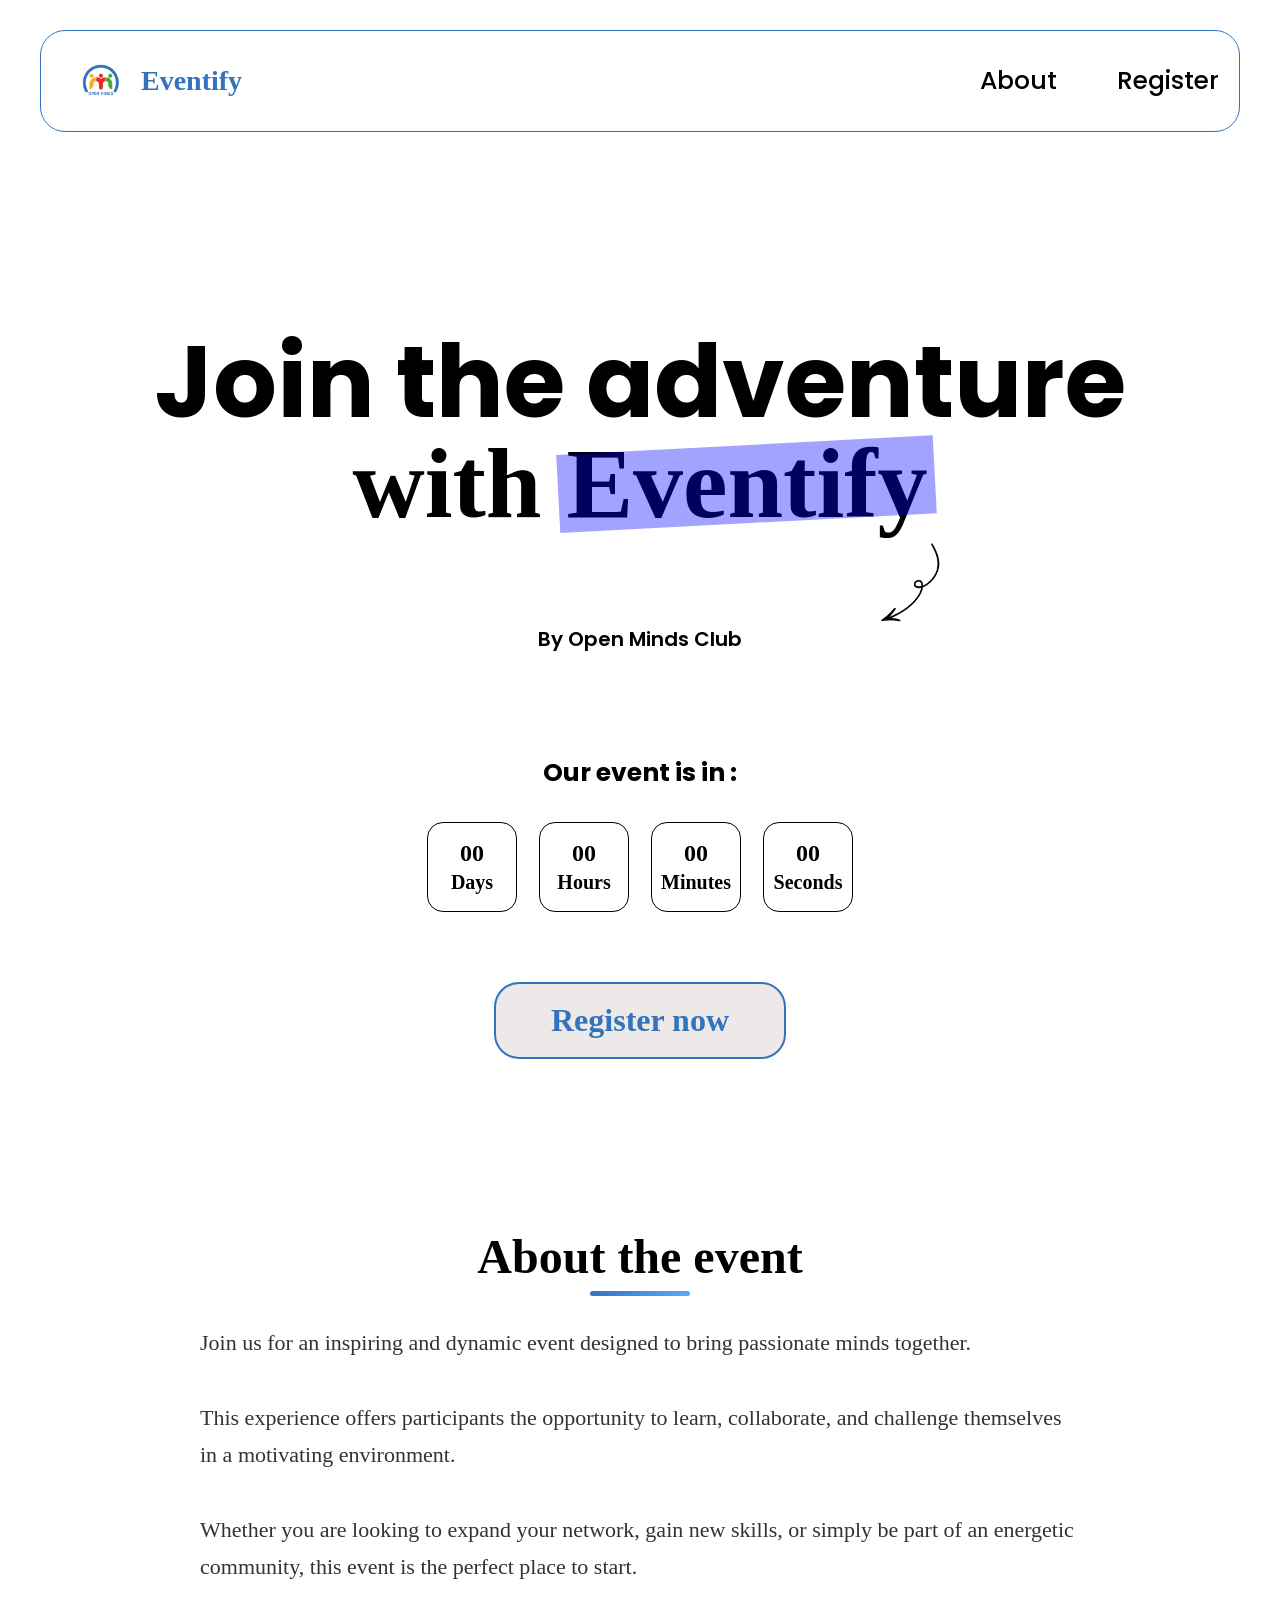
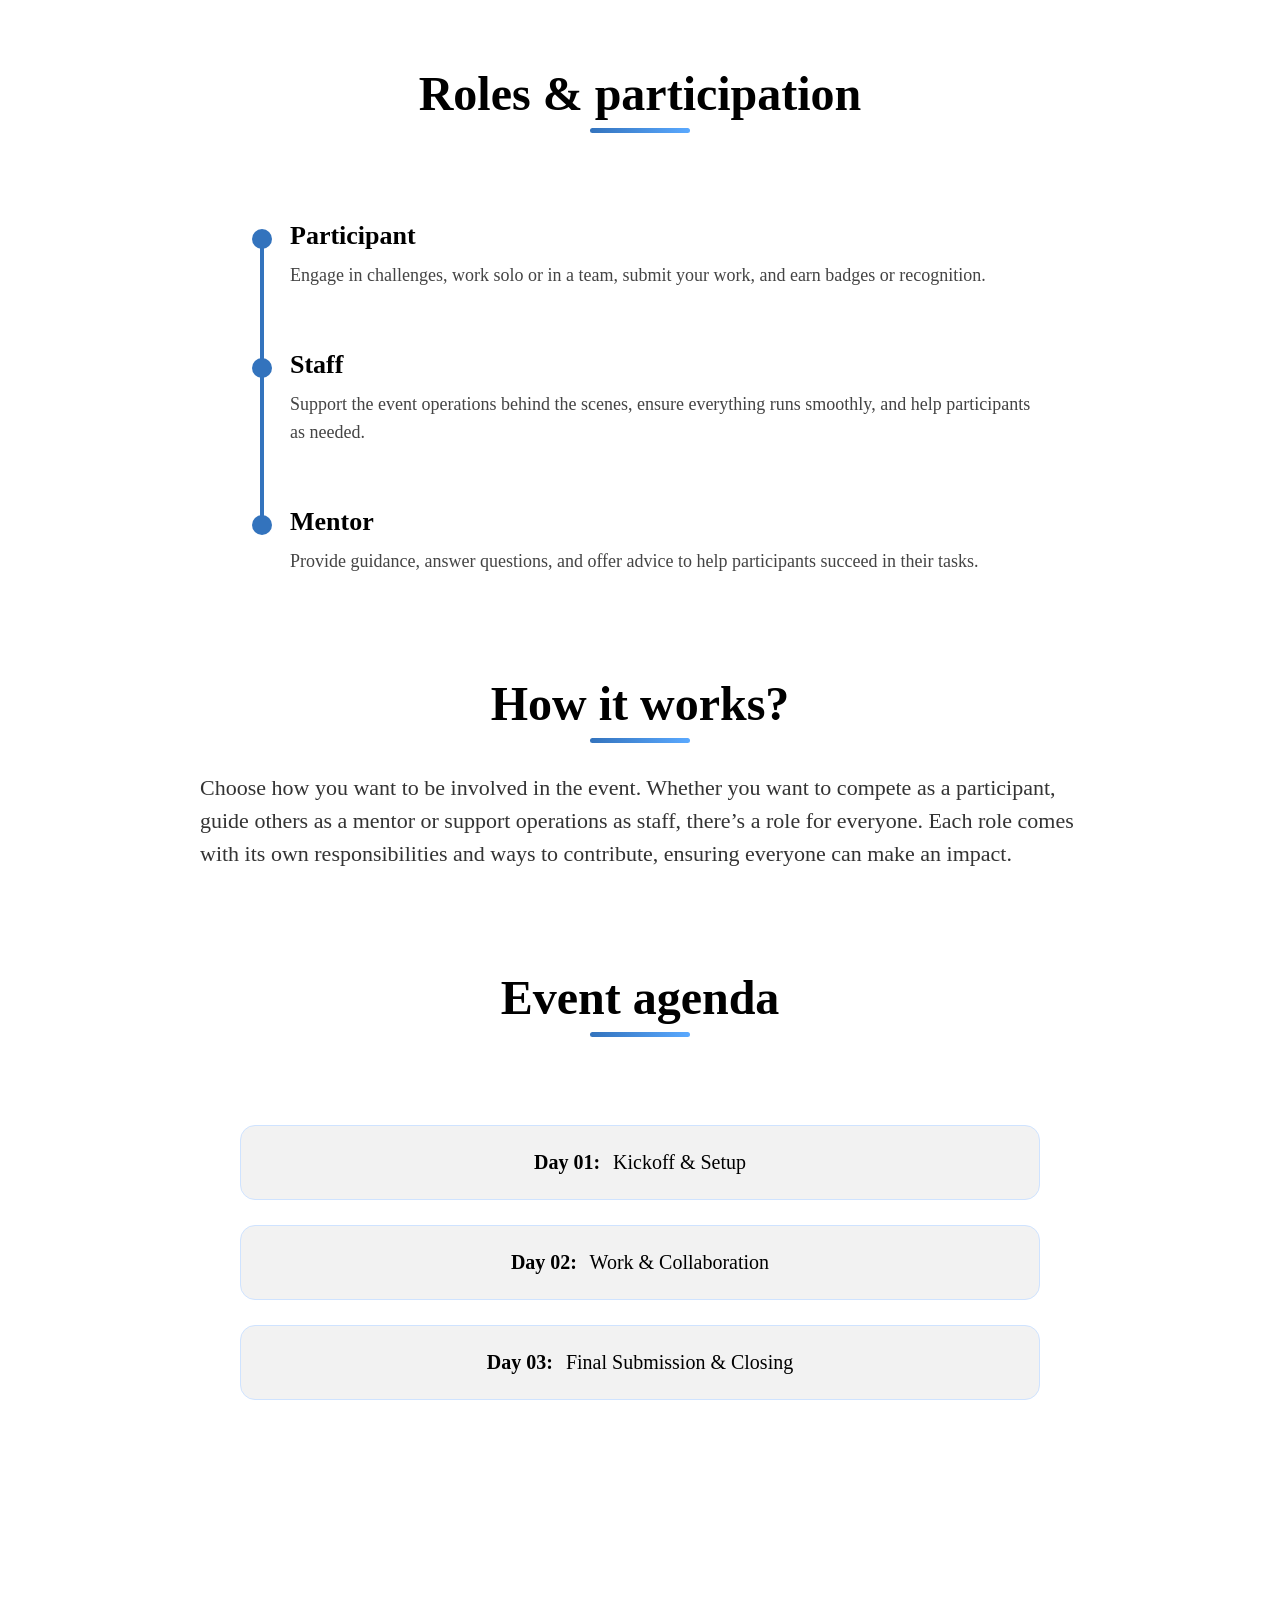
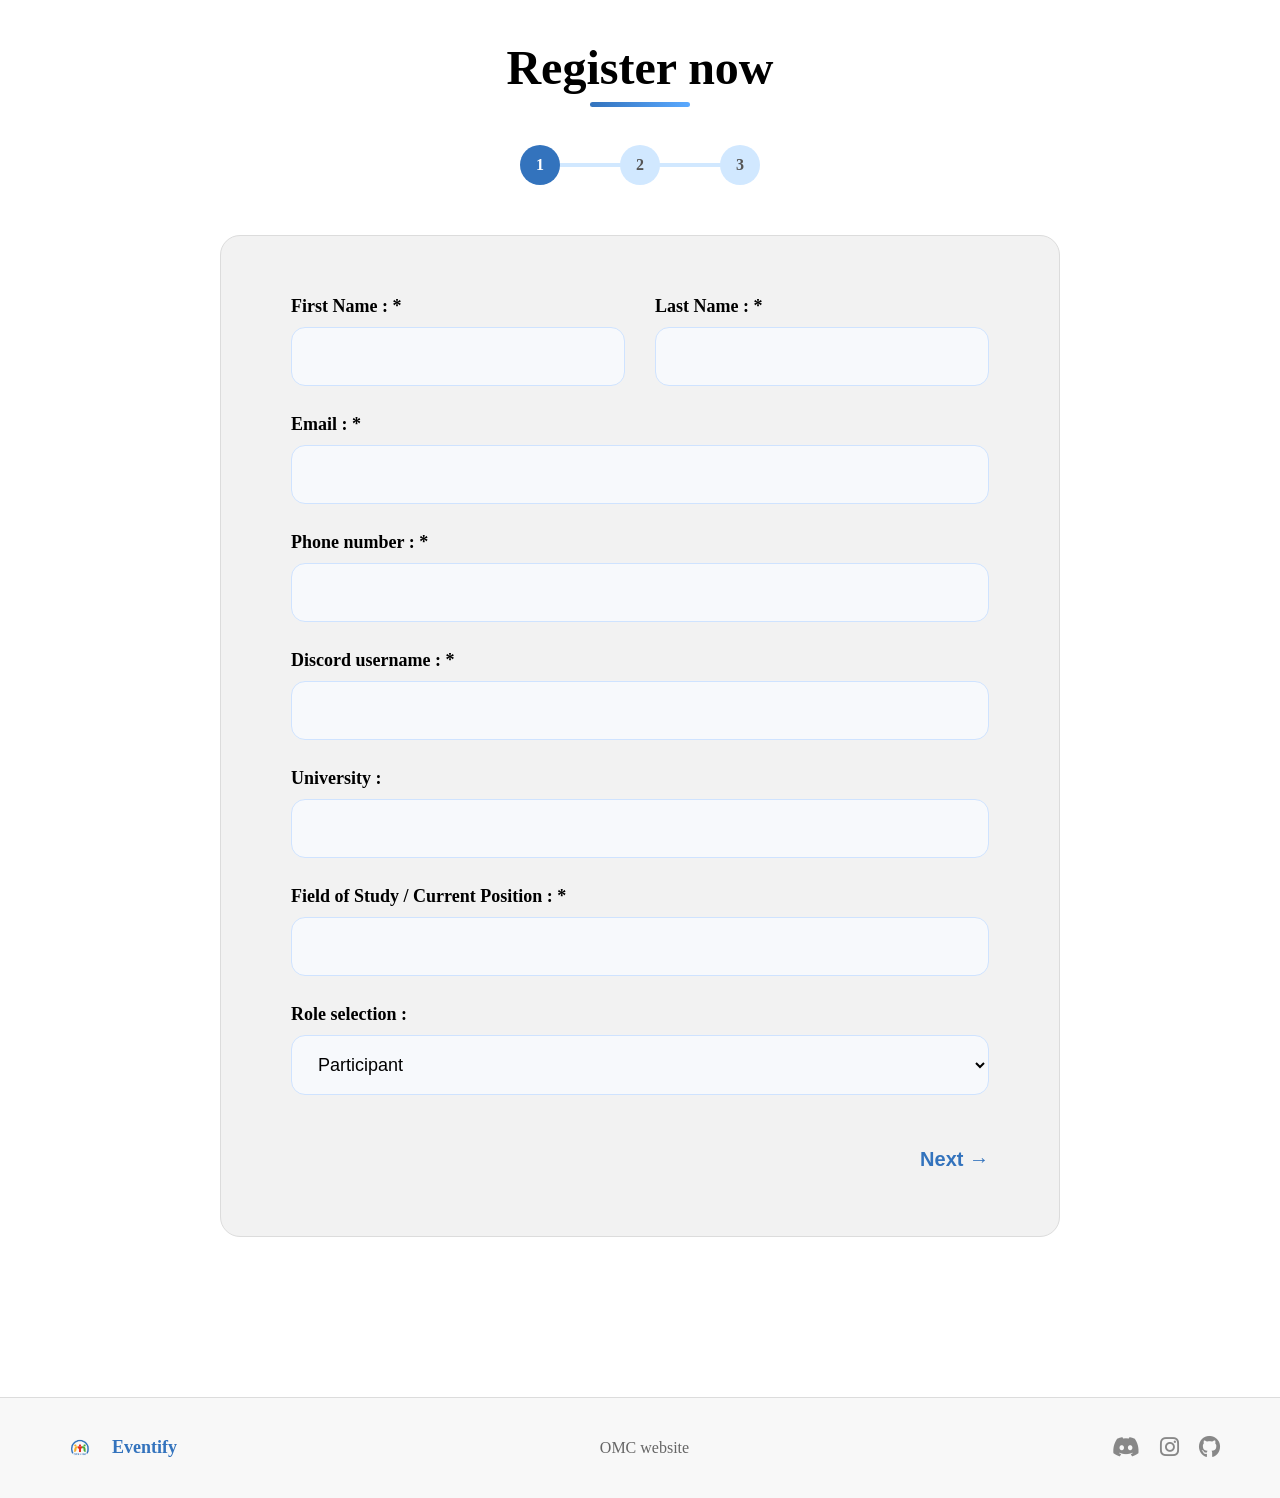
<file: frontend/index.html>
<!DOCTYPE html>
<html lang="en">
<head>
    <meta charset="UTF-8">
    <meta name="keywords" content="
    event management,
    omc,
    Idathon,
    hackathon,
    coding event,
    Open Minds Club,
    USTHB event,
    programming competition,
    student tech event,
    algeria hackathon,
    coding competition,
    developer event,
    Eventify platform">
    <meta name="description" content="
    Eventify is a platform created by Open Minds Club to manage tech events, hackathons and registrations. 
    Join the adventure and participate in coding challenges with students and developers.">
    <meta name="viewport" content="width=device-width, initial-scale=1.0">
    <link rel="preconnect" href="https://fonts.googleapis.com">
    <link rel="preconnect" href="https://fonts.gstatic.com" crossorigin>
    <link rel="preconnect" href="https://fonts.googleapis.com">
    <link rel="preconnect" href="https://fonts.gstatic.com" crossorigin>
    <link href="https://fonts.googleapis.com/css2?family=Poppins:ital,wght@0,100;0,200;0,300;0,400;0,500;0,600;0,700;0,800;0,900;1,100;1,200;1,300;1,400;1,500;1,600;1,700;1,800;1,900&family=Raleway:ital,wght@0,100..900;1,100..900&display=swap" rel="stylesheet">
    <link href="https://fonts.googleapis.com/css2?family=Poppins:ital,wght@0,100;0,200;0,300;0,400;0,500;0,600;0,700;0,800;0,900;1,100;1,200;1,300;1,400;1,500;1,600;1,700;1,800;1,900&display=swap" rel="stylesheet">
    <link rel="stylesheet" href="./css/style.css">
    <link rel="stylesheet" href="https://cdnjs.cloudflare.com/ajax/libs/font-awesome/6.5.0/css/all.min.css">
    <link rel="icon" type="image/png" href="./images/OMC.png">
    <title>EVENTIFY</title>
</head>
<body>
    <header>
        <div class="logo">
            <img src="./images/OMC.png" alt="omc logo">
            <h1>Eventify</h1>
        </div>
        <ul class="links">
            <li><a href="#about">About</a></li>
            <li><a href="#register-section">Register</a></li>
        </ul>
    </header>


    <section class="main">
        <div class="text">
            <h1 class="text-t"><span class="text-s">Join the adventure</span><br>
            with <span class="eventify"> Eventify</span></h1>
        </div>
        <div class="parg">
            <img src="./images/Sahm.png" alt="sahm" class="sahm">
            <p>By Open Minds Club</p>
        </div>
        <div class="time">
            <p class="time-text">Our event is in :</p>
            <div class="countdown">
                <div class="box">
                    <h3 id="days">0</h3>
                    <p>Days</p>
                </div>
                <div class="box">
                    <h3 id="hours">0</h3>
                    <p>Hours</p>
                </div>
                <div class="box">
                    <h3 id="minutes">0</h3>
                    <p>Minutes</p>
                </div>
                <div class="box">
                    <h3 id="seconds">0</h3>
                    <p>Seconds</p>
                </div>
            </div>
        </div>
        <div class="btn">
            <a href="#register-section">Register now</a>
        </div>
    </section>
<!--suite-->

    <section class="about" id="about">
        <div class="container">
            <h2>About the event</h2>
            <p class="about-text">
                Join us for an inspiring and dynamic event designed to bring passionate minds together.<br><br>
                This experience offers participants the opportunity to learn, collaborate, and challenge themselves in a motivating environment.<br><br>
                Whether you are looking to expand your network, gain new skills, or simply be part of an energetic community, this event is the perfect place to start.
            </p>
        <h2 class="roles-title">Roles & participation</h2>

        <div class="roles-timeline">

            <div class="timeline-item">
                <div class="timeline-dot"></div>
                <div class="timeline-content">
                    <h3>Participant</h3>
                    <p>Engage in challenges, work solo or in a team, submit your work, and earn badges or recognition.</p>
                </div>
            </div>

            <div class="timeline-item">
                <div class="timeline-dot"></div>
                <div class="timeline-content">
                    <h3>Staff</h3>
                    <p>Support the event operations behind the scenes, ensure everything runs smoothly, and help participants as needed.</p>
                </div>
            </div>

            <div class="timeline-item">
                <div class="timeline-dot"></div>
                <div class="timeline-content">
                    <h3>Mentor</h3>
                    <p>Provide guidance, answer questions, and offer advice to help participants succeed in their tasks.</p>
                </div>
            </div>

        </div>

            <h2>How it works?</h2>
            <p class="how-text">
                Choose how you want to be involved in the event. Whether you want to compete as a participant,
                 guide others as a mentor or support operations as staff, there’s a role for everyone. 
                 Each role comes with its own responsibilities and ways to contribute, ensuring everyone can make an impact.
            </p>

            <h2>Event agenda</h2>

            <div class="agenda-wrapper">

                <div class="agenda-item">
                    <strong>Day 01:</strong> Kickoff & Setup
                </div>

                <div class="agenda-item">
                    <strong>Day 02:</strong> Work & Collaboration
                </div>

                <div class="agenda-item">
                    <strong>Day 03:</strong> Final Submission & Closing
                </div>

            </div>
        </div>
    </section>

    <section class="register" id="register-section">
        <div class="container">
            <h2>Register now</h2>

            <div class="progress">
                <div class="step active">1</div>
                <div class="step">2</div>
                <div class="step">3</div>
            </div>



            <!-- FORM 1 : Info personnelle -->
            <form class="register-form" id="form1">
                <div class="form-row">
                    <div class="form-group">
                        <label>First Name : *</label>
                        <input type="text" id="firstName" name="firstName" required maxlength="15">
                    </div>
                    <div class="form-group">
                        <label>Last Name : *</label>
                        <input type="text" id="lastName" name="lastName" required maxlength="15">
                    </div>
                </div>
                <div class="form-group">
                    <label>Email : *</label>
                    <input type="email" id="emailInput" name="email" required maxlength="200" autocomplete="email">
                </div>
                <div class="form-group">
                    <label>Phone number : *</label>
                    <input type="tel" id="phone" name="phone" required minlength="10" maxlength="12" pattern="[0-9+\-() ]{7,32}">
                </div>
                <div class="form-group">
                    <label>Discord username : *</label>
                    <input type="text" id="discordUsername" name="discordUsername" required maxlength="50">
                </div>
                <div class="form-group">
                    <label>University :</label>
                    <input type="text" id="university" name="university" maxlength="100">
                </div>
                <div class="form-group">
                    <label>Field of Study / Current Position : *</label>
                    <input type="text" id="fieldOfStudy" name="fieldOfStudy" maxlength="100" required>
                </div>
                <div class="form-group">
                    <label>Role selection :</label>
                    <select required id="roleSelect" name="role">
                        <option value="participant">Participant</option>
                    </select>
                </div>
                <div style="display: flex; justify-content: flex-end; margin-top: 20px;">
                    <button type="button" class="btn-register" id="next1">Next →</button>
                </div>
            </form>

            <!-- FORM 2 : Participant -->
            <form class="register-form" id="form2" style="display: none; margin-top: 40px;">
                <div class="form-group">
                    <label>Do you already have a team? *:</label>
                      <label class="radio-option">
                            <input type="radio" name="team" value="yes" required>
                            <span>Yes</span>
                        </label>
                        <label class="radio-option">
                            <input type="radio" name="team" value="no">
                            <span>No</span>
                        </label>
                </div>
                <div class="form-group">
                    <label>if yes, add your team name :</label>
                    <input type="text" id="teamName" name="teamName" maxlength="80">
                </div>
                <div class="form-group">
                    <label>Programming languages or tools you use :</label>
                    <input type="text" id="tools" name="tools" required maxlength="200">
                </div>
                <div class="form-group">
                    <label>Why do you want to participate? :</label>
                    <input type="text" id="motivation" name="motivation" required maxlength="300">
                </div>
                <div class="form-group">
                    <label>What do you expect from this event? :</label>
                    <input type="text" id="expectations" name="expectations" maxlength="300">
                </div>
                <div class="form-group">
                    <label>Your main skills :</label>
                    <input type="text" id="mainSkills" name="mainSkills" maxlength="200">
                </div>
                <div class="form-group">
                    <label>Skill Level :</label>
                    <select required id="skillLevelSelect" name="skillLevel">
                        <option value="">Select your skill level</option>
                        <option value="beginner">Beginner</option>
                        <option value="intermediate">Intermediate</option>
                        <option value="advanced">Advanced</option>
                    </select>
                </div>
                <div style="display: flex; justify-content: space-between; margin-top: 20px;">
                    <button type="button" class="btn-register" id="back2">← Back</button>
                    <button type="button" class="btn-register" id="next2">Next →</button>
                </div>
            </form>

            <!-- FORM 3 : Mentor -->
            <form class="register-form" id="form3" style="display: none; margin-top: 40px;">
                <div class="form-group">
                    <label>Years of Experience :</label>
                    <input type="text" id="yearsExperience" name="yearsExperience" required maxlength="40" autocomplete="off">
                </div>
                <div class="form-group">
                    <label>Portfolio :</label>
                    <input type="url" id="portfolio" name="portfolio" maxlength="200" placeholder="https://..." autocomplete="url">
                </div>
                <div class="form-group">
                    <label>Area of Expertise :</label>
                    <input type="text" id="expertiseArea" name="expertiseArea" maxlength="120" autocomplete="off">
                </div>
                <div class="form-group">
                    <label>Technologies / Tools mastered :</label>
                    <input type="text" id="masteredTools" name="masteredTools" maxlength="200" autocomplete="off">
                </div>
                <div class="form-group">
                    <label>Have you mentored before?</label>
                    <div class="radio-group">
                        <label class="radio-option">
                            <input type="radio" name="mentored" value="yes" required>
                            <span>Yes</span>
                        </label>
                        <label class="radio-option">
                            <input type="radio" name="mentored" value="no">
                            <span>No</span>
                        </label>
                    </div>
                </div>
                <div class="form-group">
                <label>Availability during the event :</label>
                <div id="shiftsMentor">
                    <div class="shift-row">
                        <select class="shift-day">
                            <option value="">Day</option>
                            <option value="day1">Day 1</option>
                            <option value="day2">Day 2</option>
                            <option value="day3">Day 3</option>
                        </select>
                        <select class="shift-time">
                            <option value="">Shift</option>
                            <option value="morning">Morning</option>
                            <option value="afternoon">Afternoon</option>
                            <option value="evening">Evening</option>
                            <option value="full">Full day</option>
                        </select>
                    </div>
                </div>
                <button type="button" class="add-shift-btn" onclick="addShift('shiftsMentor')">+ add shift</button>
                <input type="hidden" id="availabilityMentor" name="availability">
                </div>
                <div style="display: flex; justify-content: space-between; margin-top: 20px;">
                    <button type="button" class="btn-register" id="back3">← Back</button>
                    <button type="button" class="btn-register" id="next3">Next →</button>
                </div>
            </form>

            <!-- FORM 4 : Staff -->
            <form class="register-form" id="form4" style="display: none; margin-top: 40px;">
                <div class="form-group">
                    <label>Preferred Role :</label>
                    <input type="text" id="preferredRole" name="preferredRole" required maxlength="120" autocomplete="off">
                </div>
                <div class="form-group">
                    <label>Have you helped organize events before? (yes/no) :</label>
                    <select id="organizedBefore" name="organizedBefore" required>
                        <option value="">Select an option</option>
                        <option value="yes">Yes</option>
                        <option value="no">No</option>
                    </select>
                </div>
                <div class="form-group">
                    <label>Availability during the event :</label>
                    <div id="shiftsStaff">
                        <div class="shift-row">
                            <select class="shift-day">
                                <option value="">Day</option>
                                <option value="day1">Day 1</option>
                                <option value="day2">Day 2</option>
                                <option value="day3">Day 3</option>
                            </select>
                            <select class="shift-time">
                                <option value="">Shift</option>
                                <option value="morning">Morning</option>
                                <option value="afternoon">Afternoon</option>
                                <option value="evening">Evening</option>
                                <option value="full">Full day</option>
                            </select>
                        </div>
                    </div>
                    <button type="button" class="add-shift-btn" onclick="addShift('shiftsStaff')">+ add shift</button>
                    <input type="hidden" id="availabilityStaff" name="availability">
                </div>
                <div style="display: flex; justify-content: space-between; margin-top: 20px;">
                    <button type="button" class="btn-register" id="back4">← Back</button>
                    <button type="button" class="btn-register" id="next4">Next →</button>
                </div>
            </form>

            <!-- FORM FINAL : Confirmation -->
            <div class="register-form" id="final" style="display: none; margin-top: 40px; text-align: center;">
                <h4>Registration complete!</h4>
                <p>Thanks for joining Eventify. Keep an eye on your inbox for updates.</p>
                <div style="display: flex; justify-content: space-between; margin-top: 40px;">
                    <button type="button" class="btn-register" id="backFinal">← Back</button>
                    <button type="button" class="btn-register" id="submitFinal">Submit ✓</button>
                </div>
            </div>

        </div>
    </section>

    <footer class="footer">
        <div class="footer-container">

        <div class="footer-left">
            <img src="./images/OMC.png" alt="logo">
            <span>Eventify</span>
        </div>

        <div class="footer-center">
            <a href="https://www.openmindsclub.net/">OMC website</a>
        </div>

        <div class="footer-right">
            <a href="https://discord.com/invite/auupT4xpmP"><i class="fab fa-discord"></i></a>
            <a href="https://www.instagram.com/openmindsclub?utm_source=ig_web_button_share_sheet&igsh=ZDNlZDc0MzIxNw=="><i class="fab fa-instagram"></i></a>
            <a href="https://github.com/openmindsclub"><i class="fab fa-github"></i></a>
        </div>
        </div>
    </footer>
    <script src="./js/script.js"></script></body>
</html>
</file>
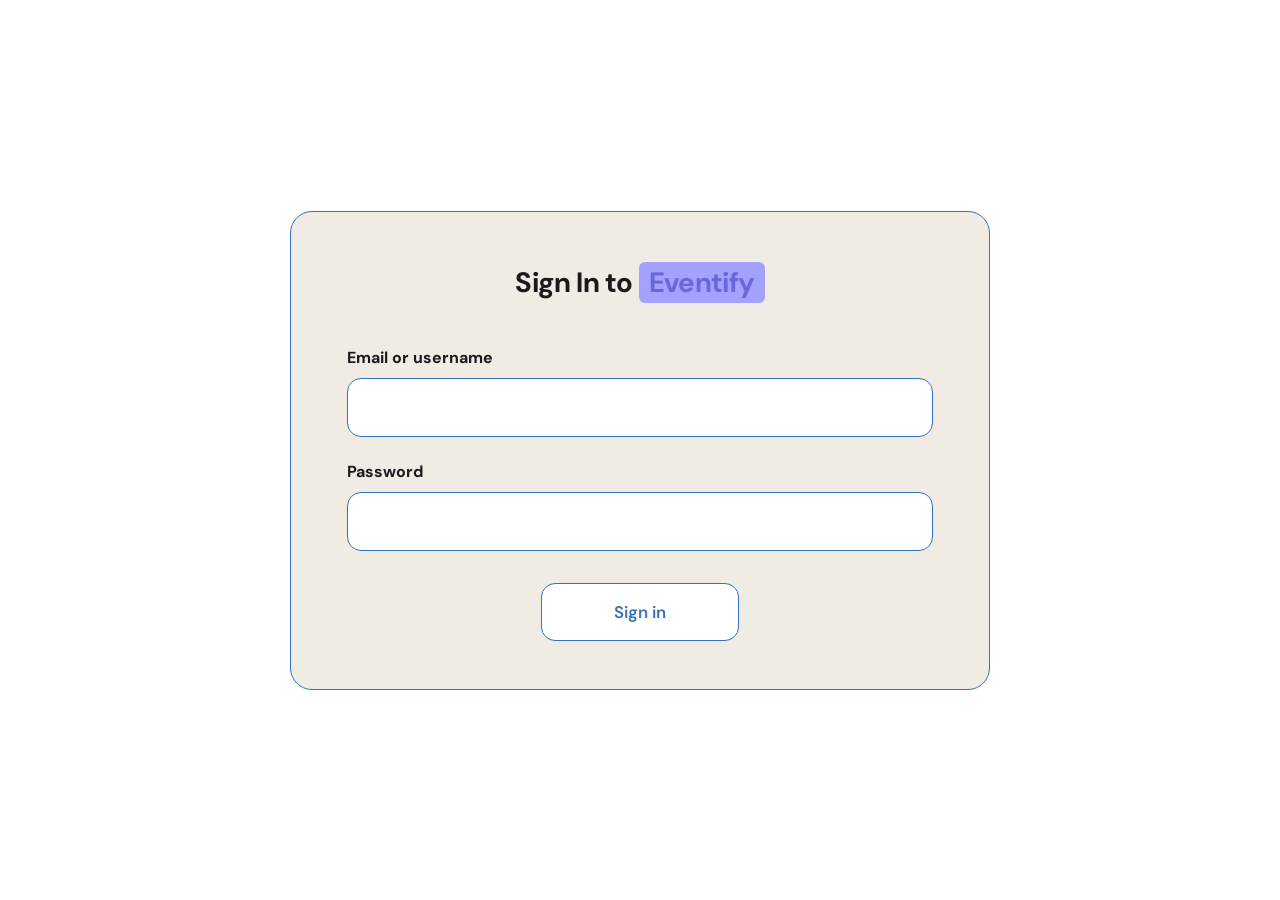
<file: frontend/admin.html>
<!DOCTYPE html>
<html lang="en">
<head>
  <meta charset="UTF-8">
  <meta name="viewport" content="width=device-width, initial-scale=1.0">
  <title>Sign In - Eventify</title>
  <link href="https://fonts.googleapis.com/css2?family=DM+Sans:wght@400;600;700&display=swap" rel="stylesheet">
  <link rel="stylesheet" href="admin.css">
</head>
<body>
  <div class="card">
    <h1 class="card-title">Sign In to <span class="highlight">Eventify</span></h1>

    <form onsubmit="return false;">
      <div class="field">
        <label for="email">Email or username</label>
        <input type="text" id="email" name="email">
      </div>

      <div class="field">
        <label for="password">Password</label>
        <input type="password" id="password" name="password">
      </div>

      <div class="btn-wrap">
        <button type="submit" class="btn-submit">Sign in</button>
      </div>
    </form>
  </div>
</body>
</html>
</file>
<file: frontend/css/style.css>
*{
    margin: 0;
    padding: 0;
    box-sizing: border-box;
}


header{
    display: flex;
    justify-content: space-between;
    align-items: center;
    padding: 10px 20px;
    margin: 30px 40px;
    border-radius: 25px;
    border: 1px solid #3373bd;
}

header .logo{
    display: flex;
    align-items: center;
}

header .logo img{
    width: 80px;
    height: 80px;
    object-fit: cover;
}

header .logo h1{
    font-size: 28px;
    color: #3373bd;
}

.links{
    list-style: none;
    display: flex;
    gap: 60px;
}

.links li a{
    text-decoration: none;
    color: #000000;
    font-family: poppins;
    font-size: 25px;
    font-weight: 500;
    position: relative;
    font-family: "Poppins", sans-serif;
    transition: 0.3s;
}

.links li a::after{
    content: "";
    position: absolute;
    left: 0;
    bottom: -5px;
    width: 0%;
    height: 3px;
    background: #3373bd;
    transition: 0.3s;
}

.links li a:hover{
    color: #3373bd;
}

.links li a:hover::after{
    width: 100%;
}

.main{
    position: relative;
    text-align: center;
    margin-top: 200px;
}

.text{
    margin-bottom: 90px;
}


.text-s{
    font-family: "Poppins", sans-serif;
}

.text-t{
    margin: 0;
    line-height: 1;

}

.text h1{
    font-size: 100px;
    color: #000000;
}

.eventify{
    position: relative;
    z-index: -1;
}

.eventify::before{
    content: "";
    position: absolute;
    left: -8px;
    right: -8px;
    top: 50%;
    height: 70%;
    background: rgba(0, 0, 255, 0.365);
    transform: translateY(-50%) rotate(-3deg);
    z-index: 1;
}

.parg{
    font-size: 20px;
    font-weight: 600;
    color: #000000;
    font-family: "Poppins";
    margin-bottom: 70px;
}

.parg p{
    margin-bottom: 100px;
}

.sahm{
    width: 150px;
    position: absolute;
    top: 185px;   
    left: 840px;  
}

.time-text{
    font-size: 25px;
    font-weight: 700;
    color: #000000;
    font-family: "Poppins", sans-serif;
    margin-bottom: 10px;
}

.countdown {
    display: flex;
    justify-content: center;
    gap: 22px;
    margin-top: 30px;
}

.box {
    width: 90px;
    height: 90px;
    border: 1.5px solid #000000;
    border-radius: 16px;
    display: flex;
    flex-direction: column;
    justify-content: center;
    align-items: center;
    margin-bottom: 20px;
}

.box h3 {
    margin: 0;
    font-size: 24px;
    font-weight: 700;
}

.box p {
    margin: 4px 0 0;
    font-size: 20px;
    font-weight: 900;
}

.btn{
    text-align:center;
    margin-top: 50px;
    margin-bottom: 50px;
}

.btn a{
    display:inline-block;
    padding: 18px 55px;
    border: 2px solid #3373bd;
    border-radius:25px;
    text-decoration:none;
    font-size: 32px;
    font-weight: 600;
    color:#3373bd;
    background-color: #d5caca69;
}

.btn a:hover {
    background-color: #3373bd;
    color: white;
    transform: translateY(-3px);
    box-shadow: 0 8px 20px rgba(51, 115, 189, 0.3);
    transition: all 0.3s ease;
}

.btn a:active {
    transform: translateY(0);
    box-shadow: 0 4px 10px rgba(51, 115, 189, 0.2);
}

/*suite*/

.container {
    max-width: 1100px;
    margin: 0 auto;
    padding: 0 30px;
}

.about {
    padding: 120px 0 80px;
    text-align: center;
}


h2 {
    font-size: 48px;
    margin-bottom: 40px;
    color: #000;
    font-weight: 700;
    position: relative;
    display: inline-block;
}

h2::after {
    content: "";
    position: absolute;
    bottom: -12px;
    left: 50%;
    transform: translateX(-50%);
    width: 100px;
    height: 5px;
    background: linear-gradient(90deg, #3373bd, #5aa9ff);
    border-radius: 10px;
}

.about-text {
    text-align: left;
    direction: ltr;
    font-size: 22px;
    line-height: 1.7;
    color: #333;
    max-width: 880px;
    margin: 0 auto 80px;
}


.roles-timeline {
    position: relative;
    max-width: 800px;
    margin: 60px auto 100px;
    padding-left: 50px;
}

.roles-timeline::before {
    content: "";
    position: absolute;
    left: 20px;
    top: 20px;
    bottom: 45px;
    width: 4px;
    background: #3373bd;
    border-radius: 2px;
}

.timeline-item {
    position: relative;
    margin-bottom: 60px;
}

.timeline-dot {
    position: absolute;
    left: -38px;
    top: 8px;
    width: 20px;
    height: 20px;
    background: #3373bd;
    border-radius: 50%;
}

.timeline-content h3 {
    text-align: left;
    font-size: 26px;
    margin-bottom: 10px;
}

.timeline-content p {
    text-align: left;
    font-size: 18px;
    line-height: 1.6;
    color: #444;
}

.how-text {
    text-align: left;
    direction: ltr;
    font-size: 22px;
    line-height: 1.5;
    max-width: 880px;
    margin: 0 auto 100px;
    color: #333;
}

.agenda-wrapper {
    max-width: 800px;
    margin: 60px auto 100px;
    display: flex;
    flex-direction: column;
    gap: 25px;
}

.agenda-item {
    background: #f2f2f2;
    padding: 25px 30px;
    border-radius: 15px;
    border: 1.5px solid #cfe3ff;
    font-size: 20px;
    font-weight: 500;
    transition: 0.3s;
}

.agenda-item strong {
    color: #000;
    margin-right: 8px;
}

.agenda-item:hover {
    border-color: #3373bd;
    transform: translateX(8px);
}




.register {
    text-align: center;
    padding: 60px 0;
}

.register .container {
    max-width: 900px;
}

.register h2 {
    margin-bottom: 50px;
}


.register-form {
    background: #f2f2f2;
    padding: 60px 70px;
    border-radius: 20px;
    border: 1px solid #dcdcdc;
}

.progress {
    display: flex;
    justify-content: center;
    align-items: center;
    margin-bottom: 50px;
    position: relative;
    gap: 60px;
}

.progress::before {
    content: "";
    position: absolute;
    top: 50%;
    left: 40%;
    right: 40%;
    height: 4px;
    background: #d1e8ff;
    transform: translateY(-50%);
    z-index: 0;
}

.step {
    width: 40px;
    height: 40px;
    background: #d1e8ff;
    border-radius: 50%;
    display: flex;
    align-items: center;
    justify-content: center;
    font-weight: 700;
    color: #555;
    z-index: 1;
}

.step.active {
    background: #3373bd;
    color: white;
}
.form-row {
    display: grid;
    grid-template-columns: 1fr 1fr;
    gap: 30px;
}

.form-group {
    margin-bottom: 28px;
    text-align: left;
}

label {
    display: block;
    margin-bottom: 10px;
    font-size: 18px;
    font-weight: 600;
    color: #000;
}

input, select {
    width: 100%;
    padding: 18px 22px;
    border: 1.5px solid #cfe3ff;
    border-radius: 14px;
    font-size: 18px;
    background: #f7f9fc;
    transition: 0.25s;
}

input:focus, select:focus {
    outline: none;
    border-color: #3373bd;
    background: white;
}

.btn-register {
    position: relative;
    padding: 5px 0;
    background: none;
    border: none;
    color: #3373bd;
    font-size: 20px;
    font-weight: 600;
    cursor: pointer;
    
    margin-top: 20px;
}

.btn-register::after {
    content: "";
    position: absolute;
    left: 0;
    bottom: -4px;
    width: 0;
    height: 3px;
    background: #3373bd;
    border-radius: 5px;
    transition: width 0.3s ease;
}

.btn-register:hover {
    color: #1f4f88;
}

.btn-register:hover::after {
    width: 100%;
}

.radio-group {
    display: flex;
    flex-direction: column;
    gap: 12px;
    margin-top: 10px;
}

.radio-option {
    display: flex;
    align-items: center;
    gap: 10px;
    font-size: 18px;
    cursor: pointer;
}

.radio-option input {
    appearance: none;          
    width: 5px;
    height: 5px;
    border: 2px solid #3373bd;
    border-radius: 15px;   
    cursor: pointer;
    position: relative;
    transform: scale(0.5); 
}

.radio-option input:checked {
    background-color: #3373bd;
}

.shift-row {
    display: flex;
    gap: 12px;
    margin-bottom: 10px;
}

.shift-row select {
    flex: 1;
    padding: 14px 18px;
    border: 1.5px solid #cfe3ff;
    border-radius: 14px;
    font-size: 16px;
    background: #f7f9fc;
    cursor: pointer;
}

.add-shift-btn {
    background: none;
    border: none;
    color: #3373bd;
    font-size: 15px;
    font-weight: 600;
    cursor: pointer;
    padding: 4px 0;
    margin-top: 4px;
}

.add-shift-btn:hover {
    text-decoration: underline;
}

#final {
    display: none;
    margin-top: 40px;
    text-align: center;
}

#final h4 {
    font-size: 28px;
    margin-bottom: 15px;
    color: #3373bd;
}

#final p {
    font-size: 18px;
    color: #555;
    margin-bottom: 40px;
}

#final .btn-container {
    display: flex;
    justify-content: space-between;
    margin-top: 20px;
}



footer {
    color: rgb(42, 42, 42);
    text-align: center;
    padding: 60px 0 30px;
}

.social {
    margin-bottom: 30px;
}

.social a {
    color: white;
    font-size: 36px;
    margin: 0 20px;
    transition: color 0.3s;
}

.social a:hover {
    color: #3373bd;
}

.footer {
    margin-top: 100px;
    padding: 30px 60px;
    border-top: 1px solid #dcdcdc;
    background: #f8f8f8;
}

.footer-container {
    display: flex;
    justify-content: space-between;
    align-items: center;
}



.footer-left {
    display: flex;
    align-items: center;
    gap: 12px;
}

.footer-left img {
    width: 40px;
    height: 40px;
}

.footer-left span {
    font-size: 18px;
    font-weight: 600;
    color: #3373bd;
}

.footer-center a {
    text-decoration: none;
    color: #666;
    font-size: 16px;
    transition: 0.3s;
}

.footer-center a:hover {
    color: #3373bd;
}

.footer-right {
    display: flex;
    gap: 20px;
}

.footer-right a {
    color: #888;
    font-size: 22px;
    transition: 0.3s;
}

.footer-right a:hover {
    color: #3373bd;
}


@media (max-width:700px){

header{
    margin:15px;
    padding:6px 12px;
    display:flex;
    justify-content:space-between;
    align-items:center;
}

header .logo img{
    width:40px;
    height:40px;
}

header .logo h1{
    font-size:16px;
}

.links{
    display:flex;
    flex-direction:row;
    gap:10px;
}

.links li a{
   font-size:12px;
}

.main{
   margin-top:120px;
   position: relative;
}
.text h1{
   font-size:45px;
}

.parg{
   font-size:16px;
}

.sahm{
position:absolute;
top: 110px;
left: 250px;
width:160px;
}

.countdown{
   gap:12px;
   flex-wrap:wrap;
}

.box{
   width:70px;
   height:70px;
}

.box h3{
   font-size:18px;
}

.box p{
   font-size:14px;
}

.btn a{
   font-size:22px;
   padding:12px 30px;
}

.form-row{
   grid-template-columns:1fr;
}

.register-form{
    padding:35px 25px;
}

h2{
    font-size:34px;
}

.about-text,
.how-text{
    font-size:18px;
}

.footer-container{
    display: flex;
    gap:20px;
}
}
</file>
<file: frontend/admin.css>
*, *::before, *::after {
      box-sizing: border-box;
      margin: 0;
      padding: 0;
    }

    body {
      min-height: 100vh;
      display: flex;
      align-items: center;
      justify-content: center;
      font-family: 'DM Sans', sans-serif;
      padding: 40px 16px;
    }

    .card {
      background-color: #f0ece4;
      border: 1.5px solid #3373bd;
      border-radius: 22px;
      padding: 52px 56px 48px;
      width: 100%;
      max-width: 700px;
    }

    .card-title {
      font-size: 1.75rem;
      font-weight: 700;
      color: #1a1a1a;
      text-align: center;
      margin-bottom: 46px;
      letter-spacing: -0.3px;
    }

    .card-title .highlight {
      background-color: #a3a3ff;
      color: #0303a45d;
      padding: 2px 10px;
      border-radius: 6px;
    }

    .field {
      margin-bottom: 24px;
    }

    .field label {
      display: block;
      font-size: 1rem;
      font-weight: 700;
      color: #1a1a1a;
      margin-bottom: 10px;
    }

    .field input {
      width: 100%;
      padding: 18px 20px;
      background-color: #ffffff;
      border: 1.5px solid #3373bd;
      border-radius: 14px;
      font-family: 'DM Sans', sans-serif;
      font-size: 1rem;
      color: #1a1a1a;
      outline: none;
      transition: border-color 0.2s;
    }

    .field input:focus {
      border-color: #7b9cc4;
    }

    .btn-wrap {
      display: flex;
      justify-content: center;
      margin-top: 32px;
    }

    .btn-submit {
      padding: 17px 72px;
      background-color: #ffffff;
      border: 1.5px solid #3373bd;
      border-radius: 14px;
      font-family: 'DM Sans', sans-serif;
      font-size: 1.05rem;
      font-weight: 600;
      color: #3373bd;
      cursor: pointer;
    }

    .btn-submit:hover {
      background-color: #3373bd;
      color: #ffffff;
      border-color: #3373bd;
      box-shadow: 0 8px 20px rgba(51, 115, 189, 0.3);

    }

    .btn-submit:active {
      transform: scale(0.98);
      box-shadow: 0 4px 10px rgba(51, 115, 189, 0.2);

    }

    @media (max-width: 600px) {
      .card { padding: 36px 22px 32px; }
    }
</file>
